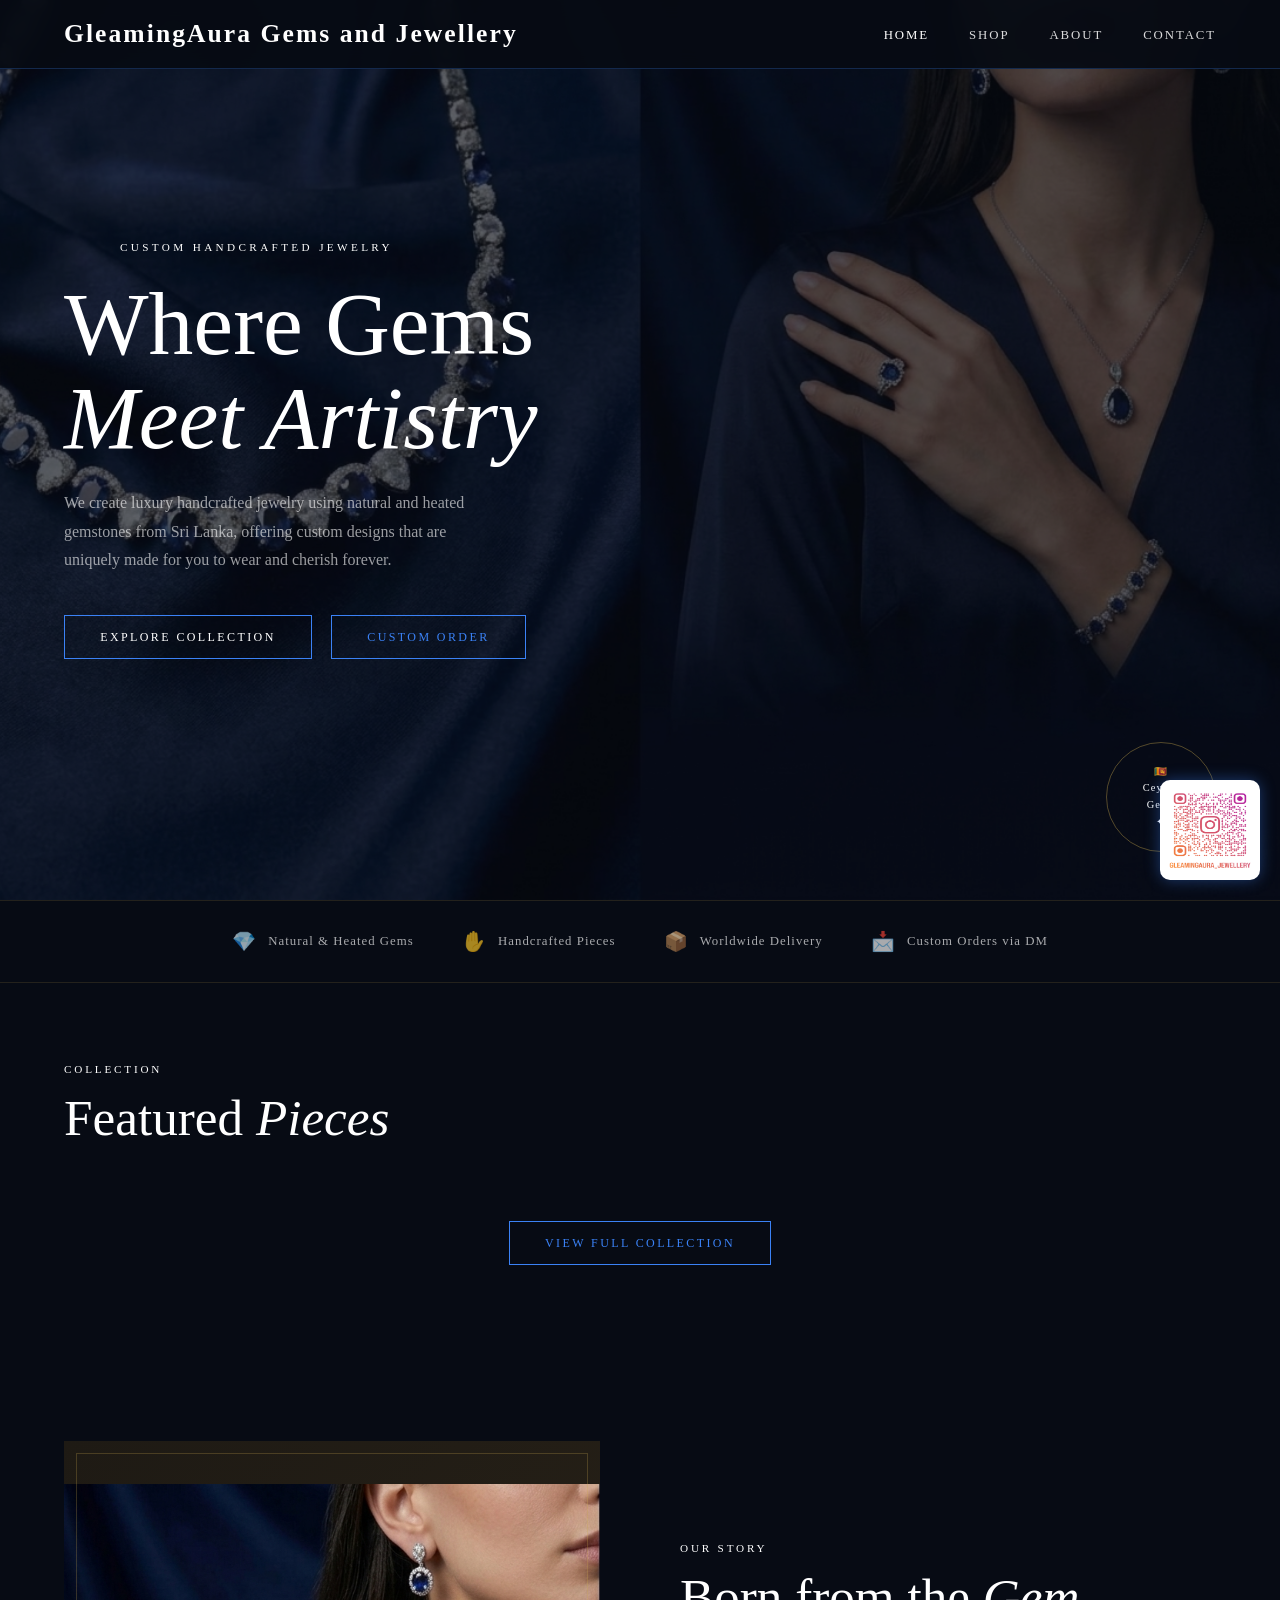
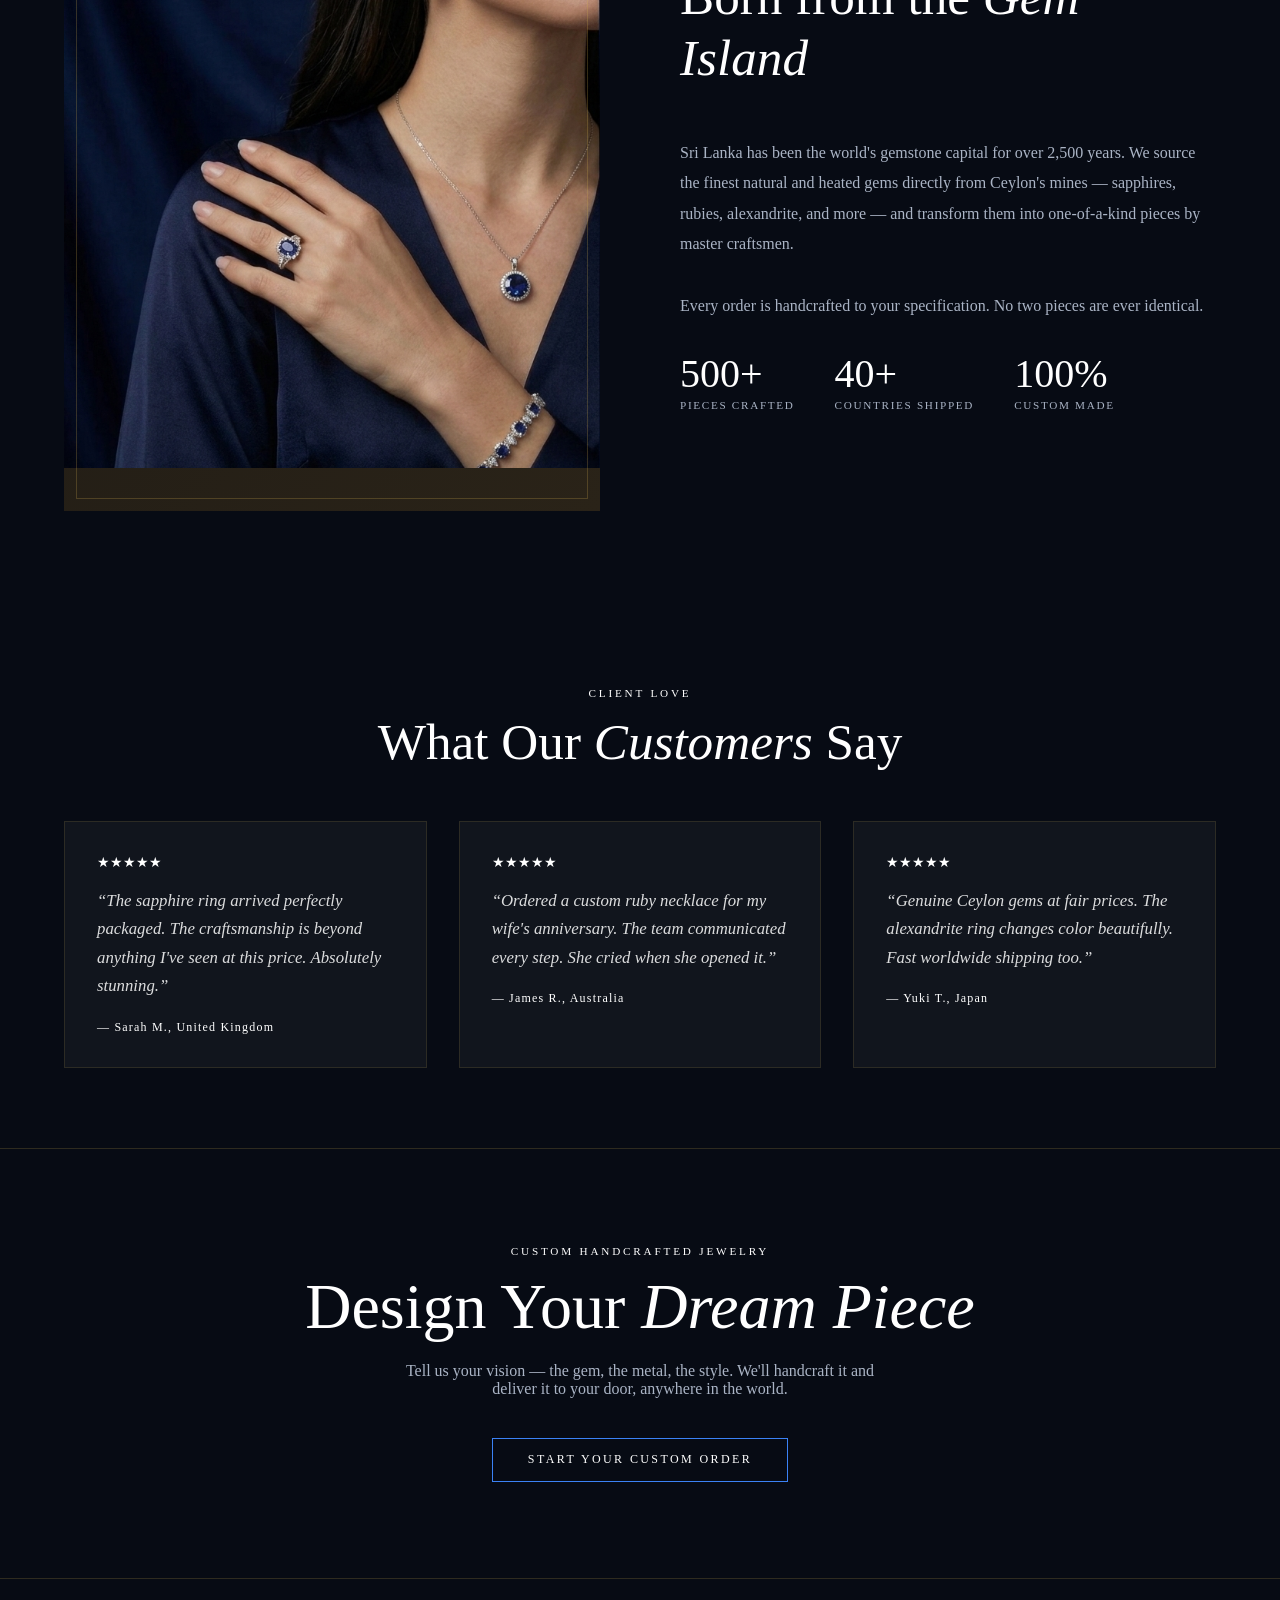
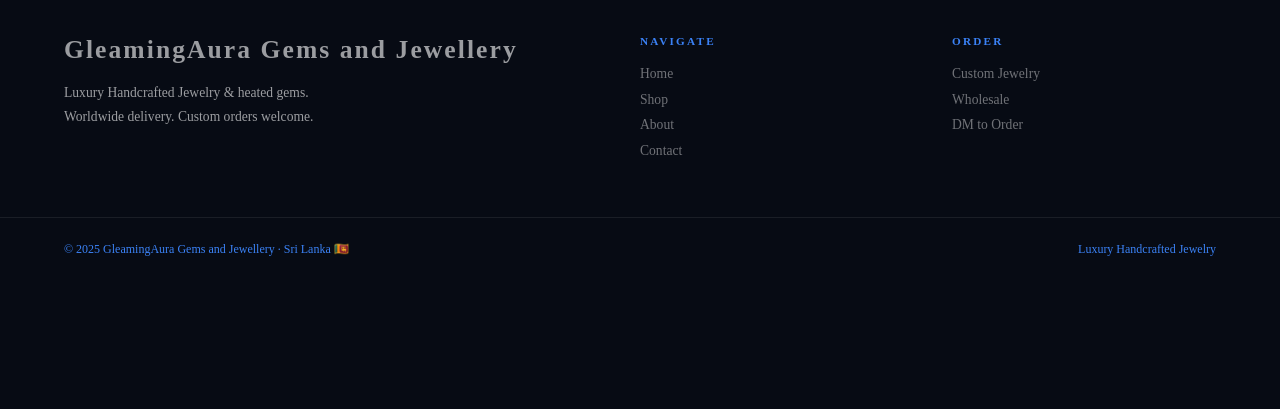
<file: index.html>
<!DOCTYPE html>
<html lang="en">
<head>
  <meta charset="UTF-8" />
  <meta name="viewport" content="width=device-width, initial-scale=1.0"/>
  <title>Gleaming Aura Gems and Jewelry — Handcrafted Jewelry from Sri Lanka</title>
  <link rel="stylesheet" href="css/style.css"/>
  <style>
    /* HOME-ONLY STYLES */

    /* Hero */
    .hero {
      height: 100vh;
      min-height: 600px;
      background: url("images/original/home.png") center center/cover no-repeat;
      display: flex;
      align-items: center;
      padding: 0 5%;
      position: relative;
      overflow: hidden;
    }

    .hero::before {
  content: '';
  position: absolute;
  inset: 0;
  background: rgba(7, 11, 20, 0.65);
}

    .hero-content {
      position: relative;
      z-index: 1;
      max-width: 680px;
    }

    .hero-eyebrow {
      font-size: 0.7rem;
      letter-spacing: 0.3em;
      text-transform: uppercase;
      color: var(--gold);
      margin-bottom: 1.5rem;
      display: flex;
      align-items: center;
      gap: 1rem;
    }

    .hero-eyebrow::before {
      content: '';
      display: block;
      width: 40px;
      height: 1px;
      background: var(--gold);
    }

    .hero h1 {
      font-family: var(--font-display);
      font-size: clamp(3rem, 7vw, 6rem);
      font-weight: 300;
      color: var(--white);
      line-height: 1.05;
      margin-bottom: 1.5rem;
    }

    .hero h1 em {
      font-style: italic;
      color: var(--gold);
      display: block;
    }

    .hero p {
      color: rgba(255,255,255,0.6);
      font-size: 1rem;
      max-width: 440px;
      margin-bottom: 2.5rem;
      line-height: 1.8;
    }

    .hero-cta {
      display: flex;
      gap: 1.2rem;
      flex-wrap: wrap;
    }

    .hero-badge {
      position: absolute;
      right: 5%;
      bottom: 3rem;
      width: 110px;
      height: 110px;
      border: 1px solid rgba(201,168,76,0.4);
      border-radius: 50%;
      display: flex;
      align-items: center;
      justify-content: center;
      flex-direction: column;
      text-align: center;
      color: var(--gold-light);
      font-size: 0.65rem;
      letter-spacing: 0.1em;
      line-height: 1.6;
      animation: spin-slow 20s linear infinite;
    }

    @keyframes spin-slow {
      to { transform: rotate(360deg); }
    }

    /* Features strip */
    .features-strip {
      background: var(--black);
      padding: 1.8rem 5%;
      display: flex;
      justify-content: center;
      gap: 3rem;
      flex-wrap: wrap;
      border-top: 1px solid rgba(201,168,76,0.15);
      border-bottom: 1px solid rgba(201,168,76,0.15);
    }

    .feature-item {
      display: flex;
      align-items: center;
      gap: 0.7rem;
      color: rgba(255,255,255,0.65);
      font-size: 0.8rem;
      letter-spacing: 0.08em;
    }

    .feature-item .icon {
      font-size: 1.2rem;
    }

    /* Featured Products */
    .products-grid {
      display: grid;
      grid-template-columns: repeat(3, 1fr);
      gap: 2px;
      margin-top: 3rem;
    }

    .product-card {
      position: relative;
      overflow: hidden;
      aspect-ratio: 3/4;
      background: #1e1a14;
      cursor: pointer;
    }

    .product-card img {
      width: 100%;
      height: 100%;
      object-fit: cover;
      transition: transform 0.6s ease;
    }

    .product-card:hover img {
      transform: scale(1.06);
    }

    .product-card .card-overlay {
      position: absolute;
      bottom: 0; left: 0; right: 0;
      background: linear-gradient(to top, rgba(0,0,0,0.85) 0%, transparent 100%);
      padding: 2rem 1.5rem 1.5rem;
      transform: translateY(30px);
      opacity: 0;
      transition: opacity 0.4s, transform 0.4s;
    }

    .product-card:hover .card-overlay {
      opacity: 1;
      transform: translateY(0);
    }

    .card-overlay h3 {
      font-family: var(--font-display);
      color: var(--white);
      font-size: 1.3rem;
      font-weight: 300;
      margin-bottom: 0.3rem;
    }

    .card-overlay p {
      color: var(--gold-light);
      font-size: 0.75rem;
      letter-spacing: 0.1em;
    }

    /* Placeholder for images */
    .img-placeholder {
      width: 100%;
      height: 100%;
      display: flex;
      flex-direction: column;
      align-items: center;
      justify-content: center;
      background: linear-gradient(135deg, #1e1a14, #2a2318);
      color: rgba(201,168,76,0.4);
      font-size: 3rem;
      gap: 0.5rem;
    }

    .img-placeholder span {
      font-family: var(--font-body);
      font-size: 0.7rem;
      letter-spacing: 0.15em;
      color: rgba(201,168,76,0.3);
    }

    /* Story section */
    .story-section {
      display: grid;
      grid-template-columns: 1fr 1fr;
      gap: 5rem;
      align-items: center;
      padding: 6rem 5%;
    }

    .story-visual {
      aspect-ratio: 4/5;
      background: linear-gradient(135deg, #1e1a14, #2a2318);
      display: flex;
      align-items: center;
      justify-content: center;
      font-size: 4rem;
      position: relative;
      overflow: hidden;
    }

    .story-visual::after {
      content: '';
      position: absolute;
      inset: 12px;
      border: 1px solid rgba(201,168,76,0.25);
      pointer-events: none;
    }

    .story-text p {
      color: var(--muted);
      margin-top: 1.2rem;
      margin-bottom: 2rem;
      line-height: 1.9;
    }

    .story-stats {
      display: flex;
      gap: 2.5rem;
      margin-top: 2rem;
    }

    .stat-num {
      font-family: var(--font-display);
      font-size: 2.5rem;
      font-weight: 300;
      color: var(--gold);
      line-height: 1;
    }

    .stat-label {
      font-size: 0.7rem;
      letter-spacing: 0.15em;
      text-transform: uppercase;
      color: var(--muted);
      margin-top: 0.3rem;
    }

    /* Testimonials */
    .testimonials {
      background: var(--black);
      padding: 5rem 5%;
      text-align: center;
    }

    .testimonials .section-title { color: var(--white); }

    .testimonial-grid {
      display: grid;
      grid-template-columns: repeat(3, 1fr);
      gap: 2rem;
      margin-top: 3rem;
    }

    .testimonial-card {
      background: rgba(255,255,255,0.04);
      border: 1px solid rgba(201,168,76,0.15);
      padding: 2rem;
      text-align: left;
    }

    .stars { color: var(--gold); font-size: 0.9rem; margin-bottom: 1rem; }

    .testimonial-card q {
      font-family: var(--font-display);
      font-style: italic;
      font-size: 1.05rem;
      color: rgba(255,255,255,0.85);
      line-height: 1.7;
    }

    .testimonial-author {
      margin-top: 1.2rem;
      font-size: 0.75rem;
      letter-spacing: 0.1em;
      color: var(--gold);
    }

    /* CTA Banner */
    .cta-banner {
      padding: 6rem 5%;
      text-align: center;
      background: var(--ivory);
      border-top: 1px solid rgba(201,168,76,0.2);
    }

    .cta-banner .section-title { font-size: clamp(2rem, 5vw, 4rem); }

    .cta-banner p {
      color: var(--muted);
      margin: 1rem auto 2.5rem;
      max-width: 480px;
    }

    @media (max-width: 768px) {
      .products-grid { grid-template-columns: 1fr 1fr; }
      .story-section { grid-template-columns: 1fr; gap: 2.5rem; }
      .testimonial-grid { grid-template-columns: 1fr; }
      .story-stats { gap: 1.5rem; }
    }

    @media (max-width: 480px) {
      .products-grid { grid-template-columns: 1fr; }
      .features-strip { gap: 1.2rem; }
    }
  </style>
</head>
<body>

  <!-- NAVBAR -->
  <nav>
    <a class="nav-logo" href="index.html">GleamingAura Gems and Jewellery</a>
    <ul class="nav-links" id="navLinks">
      <li><a href="index.html" class="active">Home</a></li>
      <li><a href="shop.html">Shop</a></li>
      <li><a href="about.html">About</a></li>
      <li><a href="contact.html">Contact</a></li>
    </ul>
    <button class="nav-toggle" id="navToggle" aria-label="Menu">
      <span></span><span></span><span></span>
    </button>
  </nav>

  <!-- HERO -->
  <section class="hero">
    <div class="hero-content">
      <div class="hero-eyebrow">Custom Handcrafted Jewelry</div>
      <h1>
        Where Gems
        <em>Meet Artistry</em>
      </h1>
      <p>We create luxury handcrafted jewelry using natural and heated gemstones from Sri Lanka, offering custom designs that are uniquely made for you to wear and cherish forever.</p>
      <div class="hero-cta">
        <a href="shop.html" class="btn btn-dark">Explore Collection</a>
        <a href="contact.html" class="btn">Custom Order</a>
      </div>
    </div>
    <div class="hero-badge">
      🇱🇰<br>Ceylon<br>Gems<br>✦
    </div>
  </section>

  
  <div class="features-strip">
    <div class="feature-item"><span class="icon">💎</span> Natural &amp; Heated Gems</div>
    <div class="feature-item"><span class="icon">✋</span> Handcrafted Pieces</div>
    <div class="feature-item"><span class="icon">📦</span> Worldwide Delivery</div>
    <div class="feature-item"><span class="icon">📩</span> Custom Orders via DM</div>
  </div> 

  <!-- FEATURED COLLECTION -->
  <section class="section" style="background: var(--ivory);">
    <div class="section-label">Collection</div>
    <h2 class="section-title">Featured <em>Pieces</em></h2>
    <div class="divider"></div>

   
    <div style="text-align:center; margin-top:3rem;">
      <a href="shop.html" class="btn">View Full Collection</a>
    </div>
  </section>

  <!-- STORY -->
  <section class="story-section">
  <div class="story-visual">
    <img src="images/index.png" alt="Story Image">
  </div>
    <div class="story-text">
      <div class="section-label">Our Story</div>
      <h2 class="section-title">Born from the <em>Gem Island</em></h2>
      <div class="divider"></div>
      <p>Sri Lanka has been the world's gemstone capital for over 2,500 years. We source the finest natural and heated gems directly from Ceylon's mines — sapphires, rubies, alexandrite, and more — and transform them into one-of-a-kind pieces by master craftsmen.</p>
      <p>Every order is handcrafted to your specification. No two pieces are ever identical.</p>
      <div class="story-stats">
        <div>
          <div class="stat-num">500+</div>
          <div class="stat-label">Pieces crafted</div>
        </div>
        <div>
          <div class="stat-num">40+</div>
          <div class="stat-label">Countries shipped</div>
        </div>
        <div>
          <div class="stat-num">100%</div>
          <div class="stat-label">Custom made</div>
        </div>
      </div>
    </div>
  </section>

  <!-- TESTIMONIALS -->
  <section class="testimonials">
    <div class="section-label" style="color:var(--gold);">Client Love</div>
    <h2 class="section-title">What Our <em style="color:var(--gold)">Customers</em> Say</h2>

    <div class="testimonial-grid">
      <div class="testimonial-card">
        <div class="stars">★★★★★</div>
        <q>The sapphire ring arrived perfectly packaged. The craftsmanship is beyond anything I've seen at this price. Absolutely stunning.</q>
        <div class="testimonial-author">— Sarah M., United Kingdom</div>
      </div>
      <div class="testimonial-card">
        <div class="stars">★★★★★</div>
        <q>Ordered a custom ruby necklace for my wife's anniversary. The team communicated every step. She cried when she opened it.</q>
        <div class="testimonial-author">— James R., Australia</div>
      </div>
      <div class="testimonial-card">
        <div class="stars">★★★★★</div>
        <q>Genuine Ceylon gems at fair prices. The alexandrite ring changes color beautifully. Fast worldwide shipping too.</q>
        <div class="testimonial-author">— Yuki T., Japan</div>
      </div>
    </div>
  </section>

  <!-- CTA BANNER -->
  <section class="cta-banner">
    <div class="section-label">Custom Handcrafted Jewelry</div>
    <h2 class="section-title">Design Your <em>Dream Piece</em></h2>
    <p>Tell us your vision — the gem, the metal, the style. We'll handcraft it and deliver it to your door, anywhere in the world.</p>
    <a href="contact.html" class="btn btn-dark">Start Your Custom Order</a>
  </section>

  <!-- FOOTER -->
  <footer>
    <div class="footer-grid">
      <div class="footer-brand">
        <a class="nav-logo" href="index.html">GleamingAura Gems and Jewellery</a>
        <p>Luxury Handcrafted Jewelry &amp; heated gems. Worldwide delivery. Custom orders welcome.</p>
      </div>
      <div class="footer-col">
        <h4>Navigate</h4>
        <a href="index.html">Home</a>
        <a href="shop.html">Shop</a>
        <a href="about.html">About</a>
        <a href="contact.html">Contact</a>
      </div>
      <div class="footer-col">
        <h4>Order</h4>
        <a href="contact.html">Custom Jewelry</a>
        <a href="contact.html">Wholesale</a>
        <a href="contact.html">DM to Order</a>
      </div>
    </div>
    <div class="footer-bottom">
      <span>© 2025 GleamingAura Gems and Jewellery · Sri Lanka 🇱🇰</span>
      <span>Luxury Handcrafted Jewelry</span>
    
  </footer>
  <div class="insta-qr">
  <a href="https://www.instagram.com/gleamingaura_jewellery/" target="_blank">
    <img src="images/gleamingaura_jewellery_qr.png" alt="Instagram QR Code">
  </a>
</div>
  
</body>

</html>
</file>
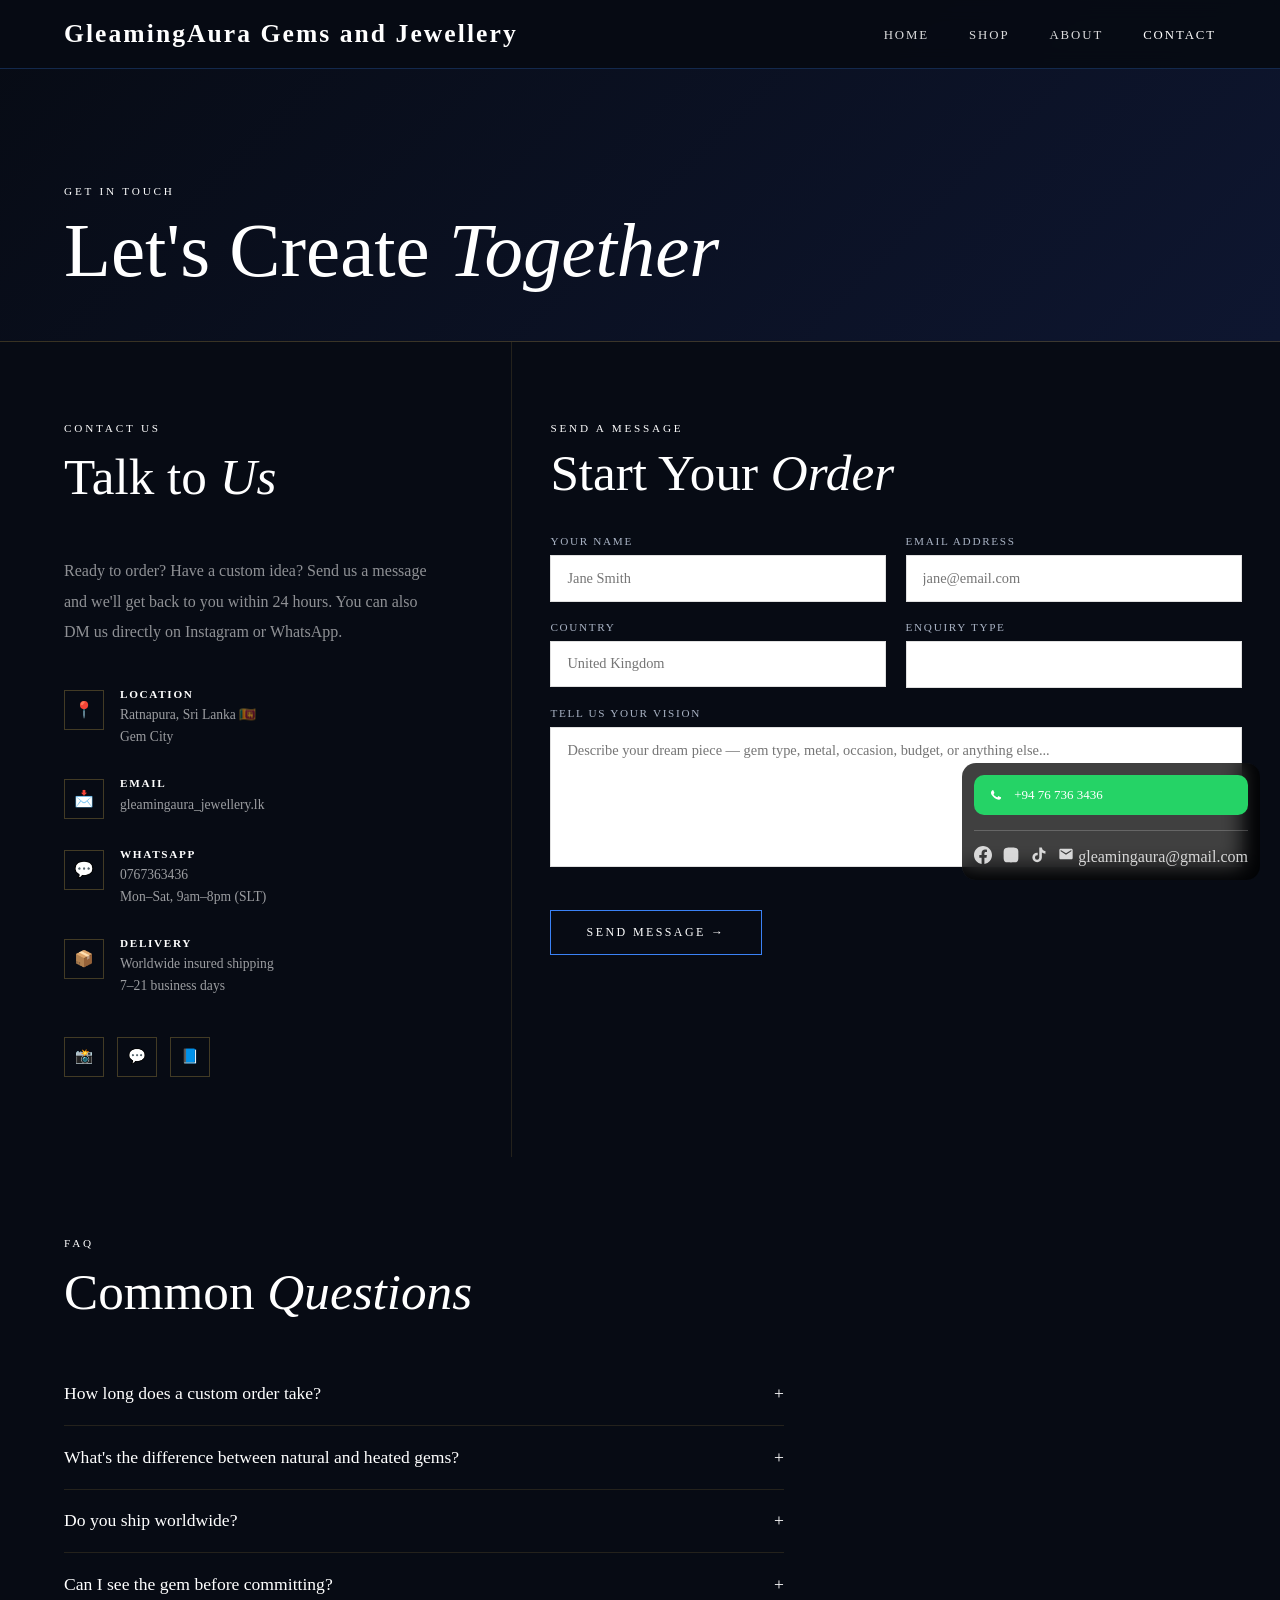
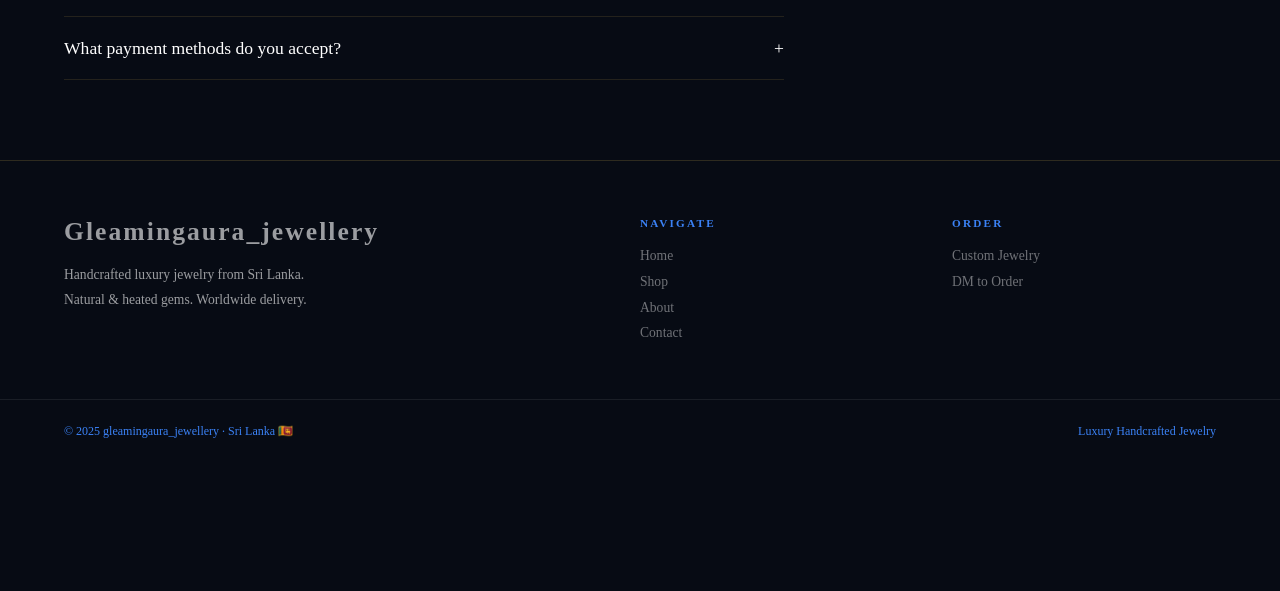
<file: contact.html>
<!DOCTYPE html>
<html lang="en">
<head>
  <meta charset="UTF-8"/>
  <meta name="viewport" content="width=device-width, initial-scale=1.0"/>
  <title>Contact — Gleaming Aura Gems and Jewelry</title>
  <link rel="stylesheet" href="css/style.css"/>
  <style>
    .contact-layout {
      display: grid;
      grid-template-columns: 1fr 1.5fr;
      gap: 0;
      min-height: 70vh;
    }

    .contact-info {
      background: var(--deep);
      padding: 5rem 4rem;
      border-right: 1px solid rgba(201,168,76,0.15);
    }

    .contact-info .section-title { color: var(--white); }

    .contact-info p {
      color: rgba(255,255,255,0.55);
      margin-top: 1rem;
      margin-bottom: 2.5rem;
      line-height: 1.9;
    }

    .contact-detail {
      display: flex;
      align-items: flex-start;
      gap: 1rem;
      margin-bottom: 1.8rem;
    }

    .contact-detail .icon {
      width: 40px;
      height: 40px;
      border: 1px solid rgba(201,168,76,0.3);
      display: flex;
      align-items: center;
      justify-content: center;
      font-size: 1rem;
      flex-shrink: 0;
      margin-top: 2px;
    }

    .contact-detail h4 {
      font-size: 0.7rem;
      letter-spacing: 0.15em;
      text-transform: uppercase;
      color: var(--gold);
      margin-bottom: 0.3rem;
    }

    .contact-detail p {
      color: rgba(255,255,255,0.6);
      font-size: 0.85rem;
      margin: 0;
      line-height: 1.6;
    }

    .contact-detail a {
      color: rgba(255,255,255,0.6);
      transition: color 0.2s;
    }

    .contact-detail a:hover { color: var(--gold); }

    .social-links {
      display: flex;
      gap: 0.8rem;
      margin-top: 2.5rem;
    }

    .social-link {
      width: 40px;
      height: 40px;
      border: 1px solid rgba(201,168,76,0.3);
      display: flex;
      align-items: center;
      justify-content: center;
      color: var(--gold);
      font-size: 0.9rem;
      transition: background 0.2s, border-color 0.2s;
    }

    .social-link:hover {
      background: var(--gold);
      color: var(--black);
    }

    /* Form */
    .contact-form-wrap {
      padding: 5rem 5%;
      background: var(--ivory);
    }

    .contact-form-wrap .section-label { margin-bottom: 0.5rem; }

    .form-grid {
      display: grid;
      grid-template-columns: 1fr 1fr;
      gap: 1.2rem;
      margin-top: 2rem;
    }

    .form-group {
      display: flex;
      flex-direction: column;
    }

    .form-group.full { grid-column: 1 / -1; }

    .form-group label {
      font-size: 0.7rem;
      letter-spacing: 0.15em;
      text-transform: uppercase;
      color: var(--muted);
      margin-bottom: 0.5rem;
    }

    .form-group input,
    .form-group select,
    .form-group textarea {
      font-family: var(--font-body);
      font-size: 0.9rem;
      font-weight: 300;
      color: var(--black);
      background: var(--white);
      border: 1px solid rgba(0,0,0,0.12);
      padding: 0.85rem 1rem;
      outline: none;
      transition: border-color 0.2s;
      resize: vertical;
    }

    .form-group input:focus,
    .form-group select:focus,
    .form-group textarea:focus {
      border-color: var(--gold);
    }

    .form-group textarea { min-height: 140px; }

    .form-submit {
      margin-top: 1.5rem;
    }

    .success-msg {
      display: none;
      background: rgba(201,168,76,0.1);
      border: 1px solid var(--gold);
      padding: 1.2rem 1.5rem;
      margin-top: 1.5rem;
      font-size: 0.9rem;
      color: var(--gold);
    }

    /* FAQ */
    .faq-section {
      padding: 5rem 5%;
      background: var(--black);
    }

    .faq-section .section-title { color: var(--white); }

    .faq-list {
      margin-top: 2.5rem;
      max-width: 720px;
    }

    .faq-item {
      border-bottom: 1px solid rgba(201,168,76,0.15);
    }

    .faq-question {
      display: flex;
      justify-content: space-between;
      align-items: center;
      padding: 1.3rem 0;
      cursor: pointer;
      color: var(--white);
      font-family: var(--font-display);
      font-size: 1.1rem;
      font-weight: 300;
      user-select: none;
    }

    .faq-question .arrow {
      color: var(--gold);
      transition: transform 0.3s;
      font-style: normal;
    }

    .faq-item.open .arrow { transform: rotate(45deg); }

    .faq-answer {
      max-height: 0;
      overflow: hidden;
      transition: max-height 0.4s ease;
      color: rgba(255,255,255,0.55);
      font-size: 0.88rem;
      line-height: 1.8;
    }

    .faq-item.open .faq-answer { max-height: 200px; }
    .faq-answer p { padding-bottom: 1.3rem; }

    @media (max-width: 768px) {
      .contact-layout { grid-template-columns: 1fr; }
      .contact-info { padding: 3rem 5%; border-right: none; border-bottom: 1px solid rgba(201,168,76,0.15); }
      .form-grid { grid-template-columns: 1fr; }
    }
  </style>
</head>
<body>

  <nav>
    <a class="nav-logo" href="index.html">GleamingAura Gems and Jewellery</a>
    <ul class="nav-links" id="navLinks">
      <li><a href="index.html">Home</a></li>
      <li><a href="shop.html">Shop</a></li>
      <li><a href="about.html">About</a></li>
      <li><a href="contact.html" class="active">Contact</a></li>
    </ul>
    <button class="nav-toggle" id="navToggle" aria-label="Menu">
      <span></span><span></span><span></span>
    </button>
  </nav>

  <header class="page-hero">
    <div>
      <div class="section-label">Get in Touch</div>
      <h1>Let's Create <em>Together</em></h1>
    </div>
  </header>

  <div class="contact-layout">

    <!-- LEFT: INFO -->
    <div class="contact-info">
      <div class="section-label">Contact Us</div>
      <h2 class="section-title">Talk to <em>Us</em></h2>
      <div class="divider"></div>
      <p>Ready to order? Have a custom idea? Send us a message and we'll get back to you within 24 hours. You can also DM us directly on Instagram or WhatsApp.</p>

      <div class="contact-detail">
        <div class="icon">📍</div>
        <div>
          <h4>Location</h4>
          <p>Ratnapura, Sri Lanka 🇱🇰<br>Gem City</p>
        </div>
      </div>

      <div class="contact-detail">
        <div class="icon">📩</div>
        <div>
          <h4>Email</h4>
          <p><a href="mailto:hello@luxegems.lk">gleamingaura_jewellery.lk</a></p>
        </div>
      </div>

      <div class="contact-detail">
        <div class="icon">💬</div>
        <div>
          <h4>WhatsApp</h4>
          <p><a href="https://wa.me/94XXXXXXXXX" target="_blank">0767363436</a><br>Mon–Sat, 9am–8pm (SLT)</p>
        </div>
      </div>

      <div class="contact-detail">
        <div class="icon">📦</div>
        <div>
          <h4>Delivery</h4>
          <p>Worldwide insured shipping<br>7–21 business days</p>
        </div>
      </div>

      <div class="social-links">
        <a class="social-link" href="#" target="_blank" title="Instagram">📸</a>
        <a class="social-link" href="#" target="_blank" title="WhatsApp">💬</a>
        <a class="social-link" href="#" target="_blank" title="Facebook">📘</a>
      </div>
    </div>

    <!-- RIGHT: FORM -->
    <div class="contact-form-wrap">
      <div class="section-label">Send a Message</div>
      <h2 class="section-title">Start Your <em>Order</em></h2>

      <div class="form-grid" id="orderForm">
        <div class="form-group">
          <label>Your Name</label>
          <input type="text" id="name" placeholder="Jane Smith"/>
        </div>
        <div class="form-group">
          <label>Email Address</label>
          <input type="email" id="email" placeholder="jane@email.com"/>
        </div>
        <div class="form-group">
          <label>Country</label>
          <input type="text" id="country" placeholder="United Kingdom"/>
        </div>
        <div class="form-group">
          <label>Enquiry Type</label>
          <select id="type">
            <option value="">Select...</option>
            <option>Custom Jewelry Order</option>
            <option>Ready-Made Piece</option>
            <option>Wholesale Enquiry</option>
            <option>General Question</option>
          </select>
        </div>
        <div class="form-group full">
          <label>Tell Us Your Vision</label>
          <textarea id="message" placeholder="Describe your dream piece — gem type, metal, occasion, budget, or anything else..."></textarea>
        </div>
        <div class="form-group full form-submit">
          <button class="btn btn-dark" onclick="submitForm()" style="width:fit-content">Send Message →</button>
        </div>
      </div>

      <div class="success-msg" id="successMsg">
        ✨ Thank you! We've received your message and will reply within 24 hours.
      </div>
    </div>
  </div>

  <!-- FAQ -->
  <section class="faq-section">
    <div class="section-label" style="color:var(--gold)">FAQ</div>
    <h2 class="section-title">Common <em style="color:var(--gold)">Questions</em></h2>

    <div class="faq-list">
      <div class="faq-item">
        <div class="faq-question" onclick="toggleFaq(this)">
          How long does a custom order take? <em class="arrow">+</em>
        </div>
        <div class="faq-answer"><p>Most custom pieces are completed within 2–4 weeks, depending on complexity. We'll give you an exact timeframe when you reach out. Rush orders may be possible — just ask.</p></div>
      </div>
      <div class="faq-item">
        <div class="faq-question" onclick="toggleFaq(this)">
          What's the difference between natural and heated gems? <em class="arrow">+</em>
        </div>
        <div class="faq-answer"><p>Natural gems are untreated and exactly as mined. Heated gems have been gently heat-treated to enhance colour and clarity — an industry-standard process that doesn't affect durability. We disclose all treatment details upfront.</p></div>
      </div>
      <div class="faq-item">
        <div class="faq-question" onclick="toggleFaq(this)">
          Do you ship worldwide? <em class="arrow">+</em>
        </div>
        <div class="faq-answer"><p>Yes! We ship to 40+ countries with full insurance. Shipping typically takes 7–21 business days depending on your location. Tracking is provided on every order.</p></div>
      </div>
      <div class="faq-item">
        <div class="faq-question" onclick="toggleFaq(this)">
          Can I see the gem before committing? <em class="arrow">+</em>
        </div>
        <div class="faq-answer"><p>Absolutely. Once we source a gem for your order, we'll send detailed photos and videos before setting it. You can approve or request alternatives — no pressure at all.</p></div>
      </div>
      <div class="faq-item">
        <div class="faq-question" onclick="toggleFaq(this)">
          What payment methods do you accept? <em class="arrow">+</em>
        </div>
        <div class="faq-answer"><p>We accept bank transfers, PayPal, Western Union, and most major card payments. A 50% deposit is taken to begin your order, with the balance due before shipping.</p></div>
      </div>
    </div>
  </section>

  <footer>
    <div class="footer-grid">
      <div class="footer-brand">
        <a class="nav-logo" href="index.html">Gleamingaura_jewellery</a>
        <p>Handcrafted luxury jewelry from Sri Lanka. Natural &amp; heated gems. Worldwide delivery.</p>
      </div>
      <div class="footer-col">
        <h4>Navigate</h4>
        <a href="index.html">Home</a>
        <a href="shop.html">Shop</a>
        <a href="about.html">About</a>
        <a href="contact.html">Contact</a>
      </div>
      <div class="footer-col">
        <h4>Order</h4>
        <a href="contact.html">Custom Jewelry</a>
        <a href="contact.html">DM to Order</a>
      </div>
    </div>
    <div class="footer-bottom">
      <span>© 2025 gleamingaura_jewellery · Sri Lanka 🇱🇰</span>
      <span>Luxury Handcrafted Jewelry</span>
    </div>
  </footer>

  <script src="js/main.js"></script>
  <script>
    function submitForm() {
      const name = document.getElementById('name').value.trim();
      const email = document.getElementById('email').value.trim();
      const message = document.getElementById('message').value.trim();

      if (!name || !email || !message) {
        alert('Please fill in your name, email, and message.');
        return;
      }

      document.getElementById('successMsg').style.display = 'block';
      document.getElementById('orderForm').style.opacity = '0.4';
      document.getElementById('orderForm').style.pointerEvents = 'none';
    }

    function toggleFaq(el) {
      const item = el.parentElement;
      const isOpen = item.classList.contains('open');
      document.querySelectorAll('.faq-item').forEach(i => i.classList.remove('open'));
      if (!isOpen) item.classList.add('open');
    }
  </script>
  
<!-- ===== FLOATING CONTACT BAR ===== -->
<div class="contact-bar" id="contactBar">

  <!-- WhatsApp -->
  <a class="cbar-whatsapp" href="https://wa.me/94767363436" target="_blank">
    <svg width="20" height="20" viewBox="0 0 24 24" fill="currentColor">
      <path d="M17.472 14.382c-.297-.149-1.758-.867-2.03-.967-.273-.099-.471-.148-.67.15-.197.297-.767.966-.94 1.164-.173.199-.347.223-.644.075-.297-.15-1.255-.463-2.39-1.475-.883-.788-1.48-1.761-1.653-2.059-.173-.297-.018-.458.13-.606.134-.133.298-.347.446-.52.149-.174.198-.298.298-.497.099-.198.05-.371-.025-.52-.075-.149-.669-1.612-.916-2.207-.242-.579-.487-.5-.669-.51-.173-.008-.371-.01-.57-.01-.198 0-.52.074-.792.372-.272.297-1.04 1.016-1.04 2.479 0 1.462 1.065 2.875 1.213 3.074.149.198 2.096 3.2 5.077 4.487.709.306 1.262.489 1.694.625.712.227 1.36.195 1.871.118.571-.085 1.758-.719 2.006-1.413.248-.694.248-1.289.173-1.413-.074-.124-.272-.198-.57-.347z"/>
    </svg>
    +94 76 736 3436
  </a>

  <div class="cbar-divider"></div>

  <div class="cbar-socials">

    <!-- Facebook -->
    <a class="cbar-icon"
       href="https://www.facebook.com/photo/?fbid=586142781244867"
       target="_blank"
       title="Facebook">

      <svg width="18" height="18" viewBox="0 0 24 24" fill="currentColor">
        <path d="M24 12.073C24 5.405 18.627 0 12 0S0 5.405 0 12.073C0 18.1 4.388 23.094 10.125 24v-8.437H7.078v-3.49h3.047V9.41c0-3.025 1.792-4.697 4.533-4.697 1.312 0 2.686.236 2.686.236v2.97h-1.513c-1.491 0-1.956.931-1.956 1.886v2.268h3.328l-.532 3.49h-2.796V24C19.612 23.094 24 18.1 24 12.073z"/>
      </svg>
    </a>

    <!-- Instagram -->
    <a class="cbar-icon"
       href="https://www.instagram.com/gleamingaura_jewellery/"
       target="_blank"
       title="Instagram">

      <svg width="18" height="18" viewBox="0 0 24 24" fill="currentColor">
        <path d="M12 2.163c3.204 0 3.584.012 4.85.07 3.252.148 4.771 1.691 4.919 4.919.058 1.265.069 1.645.069 4.849 0 3.205-.012 3.584-.069 4.849-.149 3.225-1.664 4.771-4.919 4.919-1.266.058-1.644.07-4.85.07-3.204 0-3.584-.012-4.849-.07-3.26-.149-4.771-1.699-4.919-4.92-.058-1.265-.07-1.644-.07-4.849 0-3.204.013-3.583.07-4.849.149-3.227 1.664-4.771 4.919-4.919 1.266-.057 1.645-.069 4.849-.069z"/>
      </svg>
    </a>

    <!-- TikTok -->
    <a class="cbar-icon"
       href="https://www.tiktok.com/@gleamingaura_jewellery"
       target="_blank"
       title="TikTok">

      <svg width="18" height="18" viewBox="0 0 24 24" fill="currentColor">
        <path d="M19.59 6.69a4.83 4.83 0 01-3.77-4.25V2h-3.45v13.67a2.89 2.89 0 01-2.88 2.5 2.89 2.89 0 01-2.89-2.89 2.89 2.89 0 012.89-2.89c.28 0 .54.04.79.1V9.01a6.33 6.33 0 00-.79-.05 6.34 6.34 0 00-6.34 6.34 6.34 6.34 0 006.34 6.34 6.34 6.34 0 006.33-6.34V8.69a8.18 8.18 0 004.78 1.52V6.75a4.85 4.85 0 01-1.01-.06z"/>
      </svg>
    </a>

    <!-- Email -->
    <a class="cbar-email"
       href="mailto:gleamingaura@gmail.com"
       title="Email Us">

      <svg width="16" height="16" viewBox="0 0 24 24" fill="currentColor">
        <path d="M20 4H4c-1.1 0-2 .9-2 2v12c0 1.1.9 2 2 2h16c1.1 0 2-.9 2-2V6c0-1.1-.9-2-2-2zm0 4l-8 5-8-5V6l8 5 8-5v2z"/>
      </svg>
      gleamingaura@gmail.com
    </a>

  </div>
</div>

</body>
<link rel="stylesheet" href="css/style.css">
<script src="js/main.js"></script>
</html>
</file>
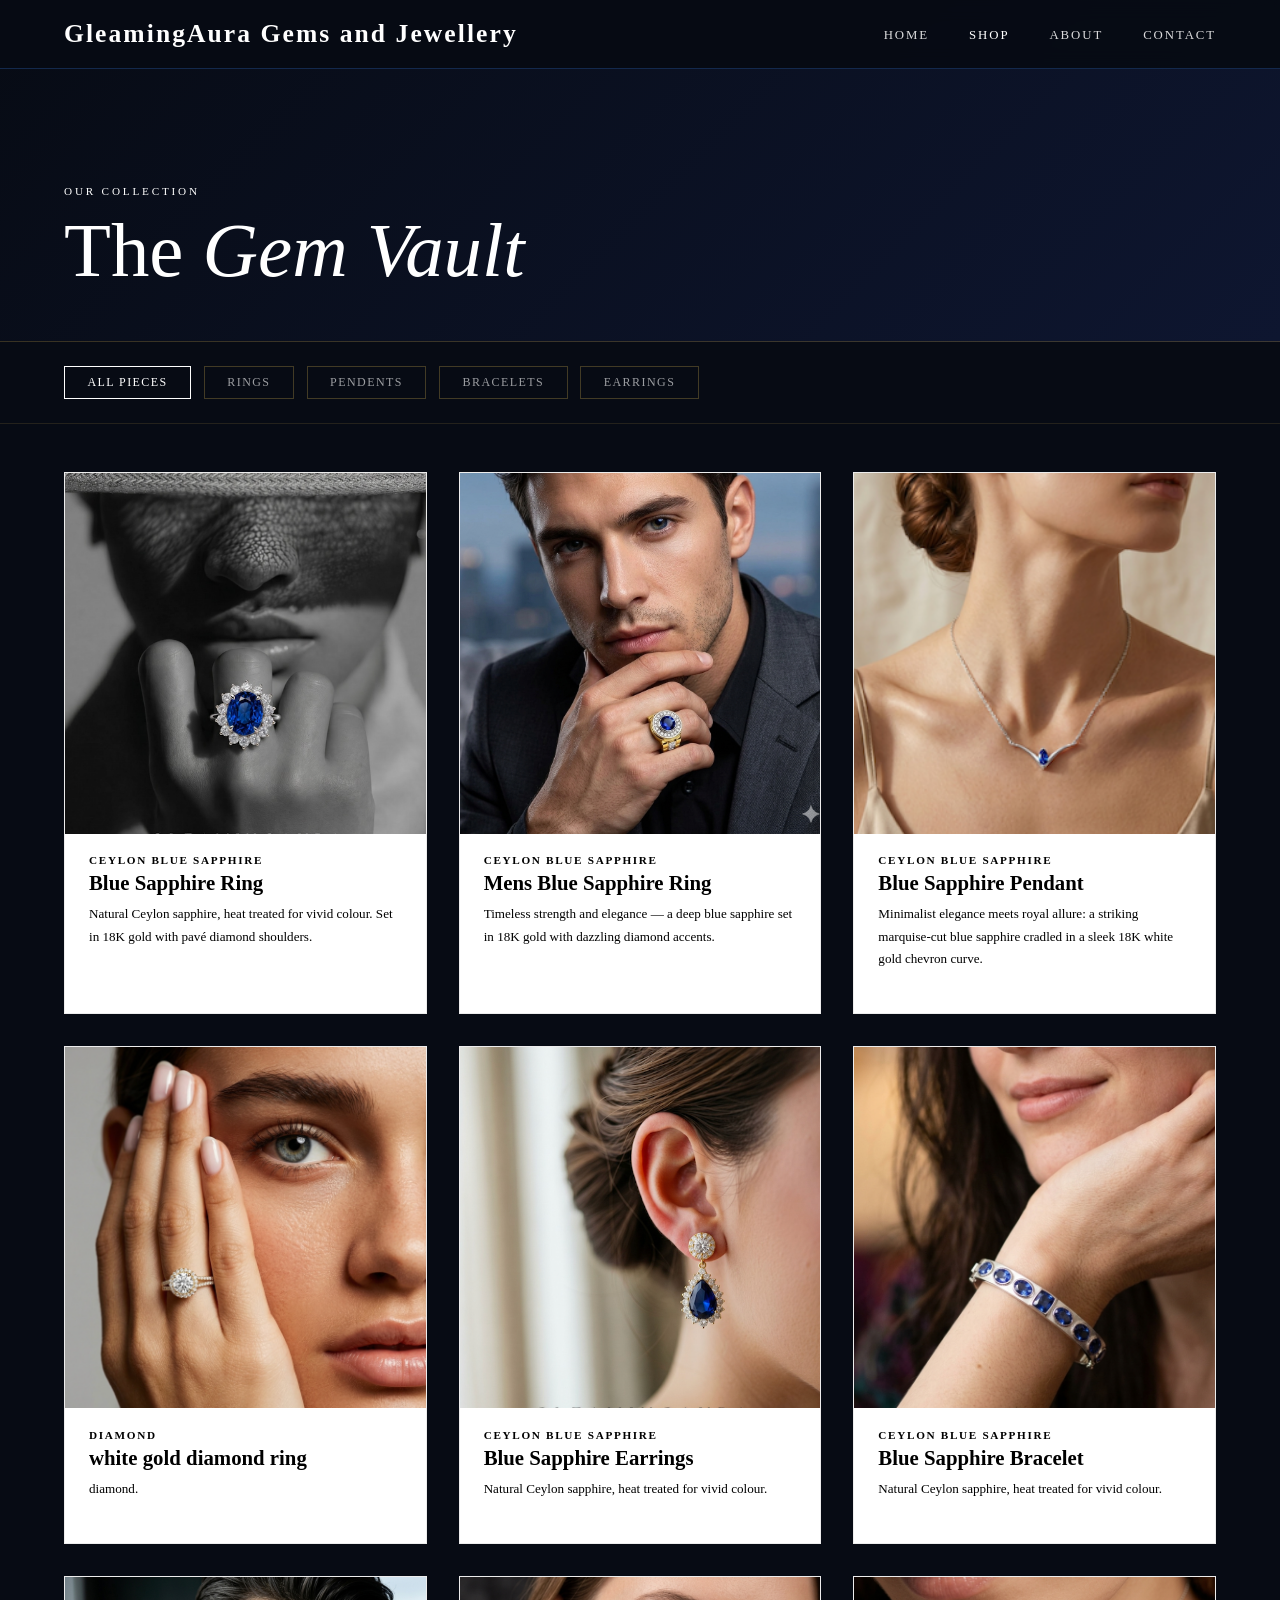
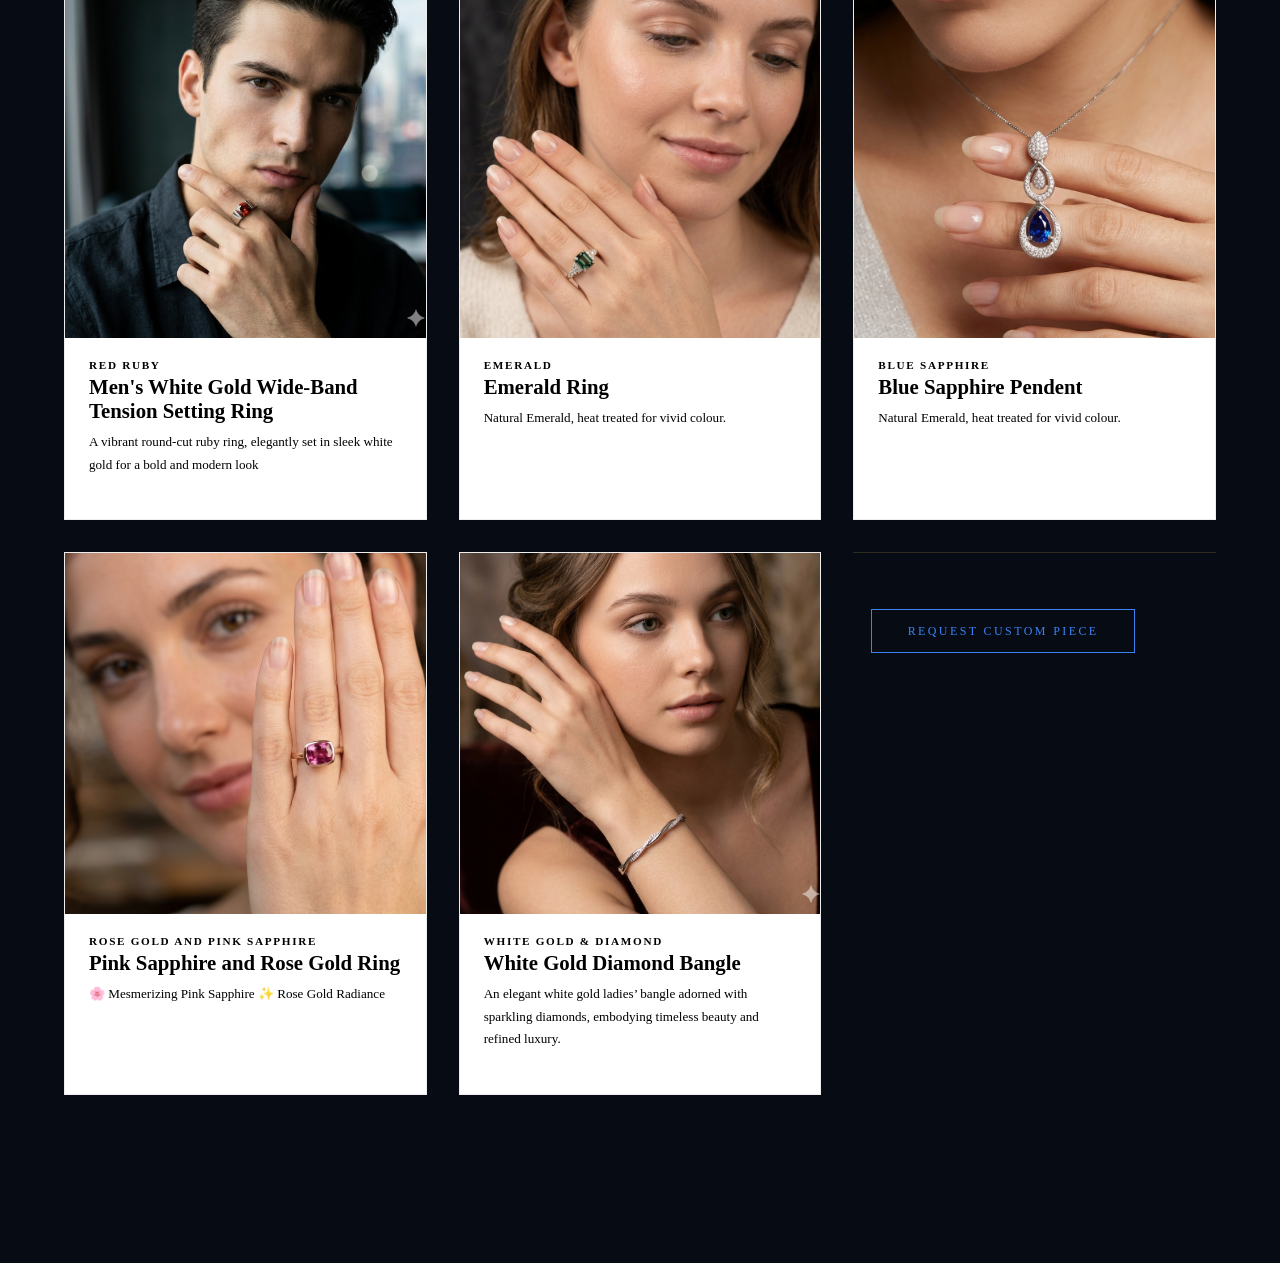
<file: shop.html>
<!DOCTYPE html>
<html lang="en">
<head>
  <meta charset="UTF-8"/>
  <meta name="viewport" content="width=device-width, initial-scale=1.0"/>
  <title>Shop — Gleaming Aura Gems and Jewelry</title>
  <link rel="stylesheet" href="css/style.css"/>
  <style>
    /* SHOP-ONLY STYLES */

    .filter-bar {
      padding: 1.5rem 5%;
      display: flex;
      gap: 0.8rem;
      flex-wrap: wrap;
      background: var(--black);
      border-bottom: 1px solid rgba(201,168,76,0.15);
    }

    .filter-btn {
      padding: 0.5rem 1.4rem;
      border: 1px solid rgba(201,168,76,0.3);
      background: transparent;
      color: rgba(255,255,255,0.6);
      font-family: var(--font-body);
      font-size: 0.75rem;
      letter-spacing: 0.12em;
      text-transform: uppercase;
      cursor: pointer;
      transition: all 0.2s;
    }

    .filter-btn:hover,
    .filter-btn.active {
      border-color: var(--gold);
      color: var(--gold);
    }

    .shop-grid {
      display: grid;
      grid-template-columns: repeat(auto-fill, minmax(280px, 1fr));
      gap: 2rem;
      padding: 3rem 5%;
    }

    .shop-card {
      background: var(--white);
      border: 1px solid rgba(0,0,0,0.07);
      overflow: hidden;
      transition: box-shadow 0.3s, transform 0.3s;
      cursor: pointer;
    }

    .shop-card:hover {
      box-shadow: 0 12px 40px rgba(0,0,0,0.1);
      transform: translateY(-4px);
    }

    .shop-card .card-img {
      aspect-ratio: 1;
      background: linear-gradient(135deg, #1e1a14, #2a2318);
      display: flex;
      align-items: center;
      justify-content: center;
      font-size: 3.5rem;
      position: relative;
      overflow: hidden;
    }

    .shop-card .card-img img {
      width: 100%;
      height: 100%;
      object-fit: cover;
      position: absolute;
      inset: 0;
    }

    .badge {
      position: absolute;
      top: 1rem; left: 1rem;
      background: var(--gold);
      color: var(--black);
      font-size: 0.6rem;
      letter-spacing: 0.15em;
      text-transform: uppercase;
      padding: 0.3rem 0.7rem;
    }

    .shop-card .card-body {
      padding: 1.3rem 1.5rem 1.5rem;
    }

    .card-gem {
      font-size: 0.7rem;
      letter-spacing: 0.15em;
      text-transform: uppercase;
      color: var(--gold);
      margin-bottom: 0.3rem;
    }

    .card-name {
      font-family: var(--font-display);
      font-size: 1.3rem;
      font-weight: 400;
      margin-bottom: 0.5rem;
    }

    .card-desc {
      font-size: 0.82rem;
      color: var(--muted);
      margin-bottom: 1.2rem;
      line-height: 1.7;
    }

    .card-footer {
      display: flex;
      align-items: center;
      justify-content: space-between;
    }

    .card-price {
      font-family: var(--font-display);
      font-size: 1.3rem;
      color: var(--gold);
    }

    .card-cta {
      font-size: 0.7rem;
      letter-spacing: 0.15em;
      text-transform: uppercase;
      color: var(--gold);
      border-bottom: 1px solid var(--gold);
      padding-bottom: 1px;
      transition: opacity 0.2s;
    }

    .card-cta:hover { opacity: 0.7; }

    .shop-cta-strip {
      background: var(--deep);
      padding: 4rem 5%;
      text-align: center;
      border-top: 1px solid rgba(201,168,76,0.2);
    }

    .shop-cta-strip h2 {
      font-family: var(--font-display);
      font-size: clamp(1.8rem, 4vw, 3rem);
      color: var(--white);
      font-weight: 300;
      margin-bottom: 1rem;
    }

    .shop-cta-strip h2 em { color: var(--gold); font-style: italic; }

    .shop-cta-strip p {
      color: rgba(255,255,255,0.55);
      margin-bottom: 2rem;
      max-width: 440px;
      margin-left: auto;
      margin-right: auto;
    }

    @media (max-width: 480px) {
      .shop-grid { grid-template-columns: 1fr; }
    }
  </style>
</head>
<body>

  <nav>
    <a class="nav-logo" href="index.html">GleamingAura Gems and Jewellery</a>
    <ul class="nav-links" id="navLinks">
      <li><a href="index.html">Home</a></li>
      <li><a href="shop.html" class="active">Shop</a></li>
      <li><a href="about.html">About</a></li>
      <li><a href="contact.html">Contact</a></li>
    </ul>
    <button class="nav-toggle" id="navToggle" aria-label="Menu">
      <span></span><span></span><span></span>
    </button>
  </nav>

  <header class="page-hero">
    <div>
      <div class="section-label">Our Collection</div>
      <h1>The <em>Gem Vault</em></h1>
    </div>
  </header>

  <!-- FILTERS -->
  <div class="filter-bar">
    <button class="filter-btn active" onclick="filterProducts('all', this)">All Pieces</button>
    <button class="filter-btn" onclick="filterProducts('rings', this)">Rings</button>
    <button class="filter-btn" onclick="filterProducts('pendents', this)">Pendents</button>
    <button class="filter-btn" onclick="filterProducts('bracelets', this)">Bracelets</button>
   
    <button class="filter-btn" onclick="filterProducts('earrings', this)">Earrings</button>
  </div>

  <!-- PRODUCT GRID -->
  <div class="shop-grid" id="shopGrid">

    <div class="shop-card" data-cat="rings">
      <div class="card-img">
  <img src="images/Ring.png" alt="Ring">
</div>
      <div class="card-body">
        <div class="card-gem">Ceylon Blue Sapphire</div>
        <h3 class="card-name">Blue Sapphire Ring</h3>
        <p class="card-desc">Natural Ceylon sapphire, heat treated for vivid colour. Set in 18K gold with pavé diamond shoulders.</p>
        
      </div>
    </div>

    <div class="shop-card" data-cat="rings">
      <div class="card-img">
  <img src="images/mens_rinng.png" alt="Rings">
</div>
      <div class="card-body">
        <div class="card-gem">Ceylon Blue Sapphire</div>
        <h3 class="card-name">Mens Blue Sapphire Ring</h3>
        <p class="card-desc">Timeless strength and elegance — a deep blue sapphire set in 18K gold with dazzling diamond accents.</p>
        
      </div>
    </div>

    <div class="shop-card" data-cat="pendents">
      <div class="card-img">
  <img src="images/Pendent.png" alt="Pendants">
</div>
      <div class="card-body">
        <div class="card-gem">Ceylon Blue Sapphire</div>
        <h3 class="card-name">Blue Sapphire Pendant</h3>
        <p class="card-desc">Minimalist elegance meets royal allure: a striking marquise-cut blue sapphire cradled in a sleek 18K white gold chevron curve.</p>
        
      </div>
    </div>

    <div class="shop-card" data-cat="rings">
     <div class="card-img">
  <img src="images/Diamond ring.png" alt="Rings">
</div>
      <div class="card-body">
        <div class="card-gem">Diamond</div>
        <h3 class="card-name">white gold diamond ring</h3>
        <p class="card-desc"> diamond.</p>
        
      </div>
    </div>

    <div class="shop-card" data-cat="earrings">
      <div class="card-img">
  <img src="images/Earings.png" alt="Earings">
</div>
      <div class="card-body">
        <div class="card-gem">Ceylon Blue Sapphire</div>
        <h3 class="card-name">Blue Sapphire Earrings</h3>
        <p class="card-desc">Natural Ceylon sapphire, heat treated for vivid colour.</p>
        
      </div>
    </div>
    
     <div class="shop-card" data-cat="bracelets">
      <div class="card-img">
  <img src="images/Bracelet.png" alt="Bracelets">
</div>
      <div class="card-body">
        <div class="card-gem">Ceylon Blue Sapphire</div>
        <h3 class="card-name">Blue Sapphire Bracelet</h3>
        <p class="card-desc">Natural Ceylon sapphire, heat treated for vivid colour.</p>
        
      </div>
    </div>

    <div class="shop-card" data-cat="rings">
      <div class="card-img">
  <img src="images/men ring2.png" alt="Rings">
</div>
      <div class="card-body">
        <div class="card-gem">Red Ruby</div>
        <h3 class="card-name">Men's White Gold Wide-Band Tension Setting Ring</h3>
        <p class="card-desc">A vibrant round-cut ruby ring, elegantly set in sleek white gold for a bold and modern look</p>
        
      </div>
    </div>

    <div class="shop-card" data-cat="Rings">
      <div class="card-img">
  <img src="images/eme.png" alt="rings">
</div>
      <div class="card-body">
        <div class="card-gem">Emerald</div>
        <h3 class="card-name">Emerald Ring</h3>
        <p class="card-desc">Natural Emerald, heat treated for vivid colour.</p>
        
      </div>
    </div>

    <div class="shop-card" data-cat="pendents">
      <div class="card-img">
  <img src="images/peb.png" alt="Emerald Ring">
</div>
      <div class="card-body">
        <div class="card-gem">Blue Sapphire</div>
        <h3 class="card-name">Blue Sapphire Pendent</h3>
        <p class="card-desc">Natural Emerald, heat treated for vivid colour.</p>
       
      </div>
    </div>

     <div class="shop-card" data-cat="rings">
      <div class="card-img">
  <img src="images/pink_s.png" alt="Rings">
</div>
      <div class="card-body">
        <div class="card-gem">Rose Gold and Pink Sapphire</div>
        <h3 class="card-name">Pink Sapphire and Rose Gold Ring</h3>
        <p class="card-desc">🌸 Mesmerizing Pink Sapphire
✨ Rose Gold Radiance</p>
        
      </div>
    </div>

    <div class="shop-card" data-cat="bracelets">
      <div class="card-img">
  <img src="images/bracelet2.png" alt="Bracelets">
</div>
      <div class="card-body">
        <div class="card-gem">White Gold & Diamond </div>
        <h3 class="card-name">White Gold Diamond Bangle</h3>
        <p class="card-desc">An elegant white gold ladies’ bangle adorned with sparkling diamonds, embodying timeless beauty and refined luxury.</p>
        
      </div>
    </div>
 

  <footer>
    <div>
    <a href="contact.html" class="btn">Request Custom Piece</a>
  </div>
   
  </footer>

  <script src="js/main.js"></script>
  <script>
    function filterProducts(cat, btn) {
      document.querySelectorAll('.filter-btn').forEach(b => b.classList.remove('active'));
      btn.classList.add('active');
      document.querySelectorAll('.shop-card').forEach(card => {
        card.style.display = (cat === 'all' || card.dataset.cat === cat) ? '' : 'none';
      });
    }
  </script>

</body>
</html>
</file>
<file: css/style.css>
/* ===== LUXE GEMS — Global Styles ===== */

@import url('https://fonts.googleapis.com/css2?family=Cormorant+Garamond:ital,wght@0,300;0,400;0,600;1,300;1,400&family=Jost:wght@300;400;500&display=swap');

:root {
  --primary: #070B14;      /* deep black-blue */
  --secondary: #0E1630;    /* dark navy */
  --accent: #3B82F6;       /* blue highlight */
  --accent-soft: #93C5FD;  /* light blue */
  --white: #FFFFFF;
  --muted: #AAB4C5;
}

*, *::before, *::after { box-sizing: border-box; margin: 0; padding: 0; }

html { scroll-behavior: smooth; }

body {
  background: var(--primary);
  color: var(--white);
}

img { max-width: 100%; display: block; }
a  { text-decoration: none; color: inherit; }
ul { list-style: none; }

/* ===== NAVBAR ===== */
nav {
  position: fixed;
  top: 0; left: 0; right: 0;
  z-index: 999;
  display: flex;
  align-items: center;
  justify-content: space-between;
  padding: 1.2rem 5%;
  background: rgba(7, 11, 20, 0.95);
border-bottom: 1px solid rgba(59, 130, 246, 0.25);
  backdrop-filter: blur(10px);
  
}

.nav-logo {
  font-family: var(--font-display);
  font-size: 1.6rem;
  font-weight: 600;
  color: var(--gold);
  letter-spacing: 0.08em;
}

.nav-links {
  display: flex;
  gap: 2.5rem;
}

.nav-links a {
  color: var(--white);
  font-size: 0.8rem;
  letter-spacing: 0.15em;
  text-transform: uppercase;
  opacity: 0.85;
  transition: opacity 0.2s, color 0.2s;
}

.nav-links a:hover,
.nav-links a.active {
  opacity: 1;
  color: var(--gold);
}

.nav-toggle {
  display: none;
  flex-direction: column;
  gap: 5px;
  cursor: pointer;
  background: none;
  border: none;
  padding: 4px;
}

.nav-toggle span {
  display: block;
  width: 24px;
  height: 1.5px;
  background: var(--gold);
  transition: transform 0.3s;
}

/* ===== PAGE HERO ===== */
.page-hero {
  min-height: 38vh;
  display: flex;
  align-items: flex-end;
  padding: 6rem 5% 3rem;
  background: linear-gradient(135deg, var(--primary), var(--secondary));
  border-bottom: 1px solid rgba(201,168,76,0.25);
}

.page-hero h1 {
  font-family: var(--font-display);
  font-size: clamp(2.5rem, 6vw, 5rem);
  font-weight: 300;
  color: var(--white);
  line-height: 1.1;
}

.page-hero h1 em {
  font-style: italic;
  color: var(--gold);
}

/* ===== SECTION WRAPPER ===== */
.section {
  padding: 5rem 5%;
}

.section-label {
  font-size: 0.7rem;
  letter-spacing: 0.25em;
  text-transform: uppercase;
  color: var(--gold);
  margin-bottom: 0.75rem;
}

.section-title {
  font-family: var(--font-display);
  font-size: clamp(2rem, 4vw, 3.2rem);
  font-weight: 300;
  line-height: 1.2;
  color: var(--white);
}

.section-title em {
  font-style: italic;
  color: var(--gold);
}

/* ===== BUTTONS ===== */
.btn {
  display: inline-block;
  padding: 0.85rem 2.2rem;
  font-family: var(--font-body);
  font-size: 0.75rem;
  letter-spacing: 0.2em;
  text-transform: uppercase;
  border: 1px solid var(--accent);
color: var(--accent);
  background: transparent;
  cursor: pointer;
  transition: background 0.25s, color 0.25s;
}

.btn:hover {
  background: var(--gold);
  color: var(--black);
}

.btn-dark {
  background: var(--gold);
  color: var(--black);
}

.btn-dark:hover {
  background: transparent;
  color: var(--gold);
}

/* ===== GOLD DIVIDER ===== */
.divider {
  width: 60px;
  height: 1px;
  background: var(--gold);
  margin: 1.5rem 0;
}

/* ===== FOOTER ===== */
footer {
  background: var(--deep);
  color: rgba(255,255,255,0.6);
  padding: 3.5rem 5% 2rem;
  border-top: 1px solid rgba(201,168,76,0.2);
}

.footer-grid {
  display: grid;
  grid-template-columns: 2fr 1fr 1fr;
  gap: 3rem;
  margin-bottom: 3rem;
}

.footer-brand .nav-logo {
  display: block;
  margin-bottom: 1rem;
}

.footer-brand p {
  font-size: 0.85rem;
  line-height: 1.8;
  max-width: 260px;
}

.footer-col h4 {
  font-family: var(--font-body);
  font-size: 0.7rem;
  letter-spacing: 0.2em;
  text-transform: uppercase;
 color: var(--accent);
  margin-bottom: 1.2rem;
}

.footer-col a {
  display: block;
  font-size: 0.85rem;
  margin-bottom: 0.6rem;
  opacity: 0.7;
  transition: opacity 0.2s, color 0.2s;
}

.footer-col a:hover { opacity: 1; color: var(--gold); }

.footer-bottom {
  border-top: 1px solid rgba(255,255,255,0.08);
  padding-top: 1.5rem;
  font-size: 0.75rem;
  display: flex;
  justify-content: space-between;
  align-items: center;
  flex-wrap: wrap;
  gap: 0.5rem;
}

.footer-bottom span { color: var(--accent); }

/* ===== MOBILE ===== */
@media (max-width: 768px) {
  .nav-links {
    display: none;
    flex-direction: column;
    gap: 1.5rem;
    position: absolute;
    top: 100%;
    left: 0; right: 0;
    background: var(--black);
    padding: 2rem 5%;
    border-top: 1px solid rgba(201,168,76,0.2);
  }

  .nav-links.open { display: flex; }
  .nav-toggle { display: flex; }

  .footer-grid { grid-template-columns: 1fr; gap: 2rem; }
}
.page-hero p {
  color: rgba(255, 255, 255, 0.75);
  font-size: 0.9rem;
  margin-top: 0.5rem;
  letter-spacing: 0.05em;
}
.gem-card img {
  width: 100px;
  height: 100px;
  object-fit: cover;
  border-radius: 8px;
  display: block;
  margin: 0 auto 10px;
}
.gem-card h4 {
  color: #ffffff;
}

.gem-card p {
  color: rgba(255, 255, 255, 0.75);
}
.shop-cta-strip,
footer {
  width: 100%;
  margin: 0;
  padding-left: 0;
  padding-right: 0;
}
.shop-cta-strip > *,
footer > * {
  padding-left: 5%;
  padding-right: 5%;
}
.bottom-bar {
  position: fixed;
  bottom: 0;
  left: 0;
  width: 100%;
  display: flex;
  justify-content: space-between;
  align-items: center;
  background: var(--deep);
  padding: 1.5rem 5%;
  z-index: 999;
  gap: 2rem;
}

/* left side */
.cta-box {
  display: flex;
  flex-direction: column;
  gap: 0.3rem;
}

.cta-box h2 {
  font-size: 1rem;
  color: white;
  margin: 0;
}

.cta-box p {
  font-size: 0.8rem;
  color: rgba(255,255,255,0.6);
  margin: 0;
}

/* right side */
.footer-box {
  text-align: right;
  color: rgba(255,255,255,0.6);
  font-size: 0.8rem;
}

/* prevent overlap with page content */
body {
  padding-bottom: 120px;
}
.insta-qr {
  position: fixed;
  bottom: 20px;
  right: 20px;
  z-index: 999;
}

.insta-qr img {
  width: 100px;
  height: 100px;
  border-radius: 10px;
  background: white;
  padding: 5px;
  box-shadow: 0 0 15px rgba(59,130,246,0.4);
  transition: transform 0.3s;
}

.insta-qr img:hover {
  transform: scale(1.1);
}

.about-visual {
  width: 320px;          /* 👈 change size here */
  height: 420px;        /* 👈 change size here */
  border-radius: 12px;
  overflow: hidden;
  box-shadow: 0 10px 30px rgba(0,0,0,0.4);
  margin: auto;         /* center it */
}

.about-visual video {
  width: 100%;
  height: 100%;
  object-fit: cover;
}


/* ===== FLOATING CONTACT BAR ===== */
.contact-bar {
  position: fixed;
  bottom: 20px;
  right: 20px;
  z-index: 9999;

  display: flex;
  flex-direction: column;
  gap: 10px;

  background: rgba(0,0,0,0.75);
  padding: 12px;
  border-radius: 14px;
  backdrop-filter: blur(10px);
}

/* WhatsApp button */
.cbar-whatsapp {
  display: flex;
  align-items: center;
  gap: 8px;
  color: white;
  background: #25D366;
  padding: 10px 12px;
  border-radius: 10px;
  font-size: 13px;
}

/* Divider */
.cbar-divider {
  height: 1px;
  background: rgba(255,255,255,0.2);
  margin: 5px 0;
}

/* Social icons row */
.cbar-socials {
  display: flex;
  gap: 10px;
  justify-content: center;
}

.cbar-icon,
.cbar-email {
  color: white;
  opacity: 0.8;
  transition: 0.2s;
}

.cbar-icon:hover,
.cbar-email:hover {
  opacity: 1;
  transform: scale(1.1);
}

/* ===== SHOP CARD TEXT BLACK OVERRIDE ===== */
.card-body .card-gem,
.card-body .card-name,
.card-body .card-desc,
.card-body .card-price {
  color: #000000 !important;
  font-weight: 600;
}

.card-body .card-name {
  font-weight: 700;
}

.card-body .card-desc {
  font-weight: 400;
}

.card-body .card-price {
  font-weight: 700;
}
</file>
